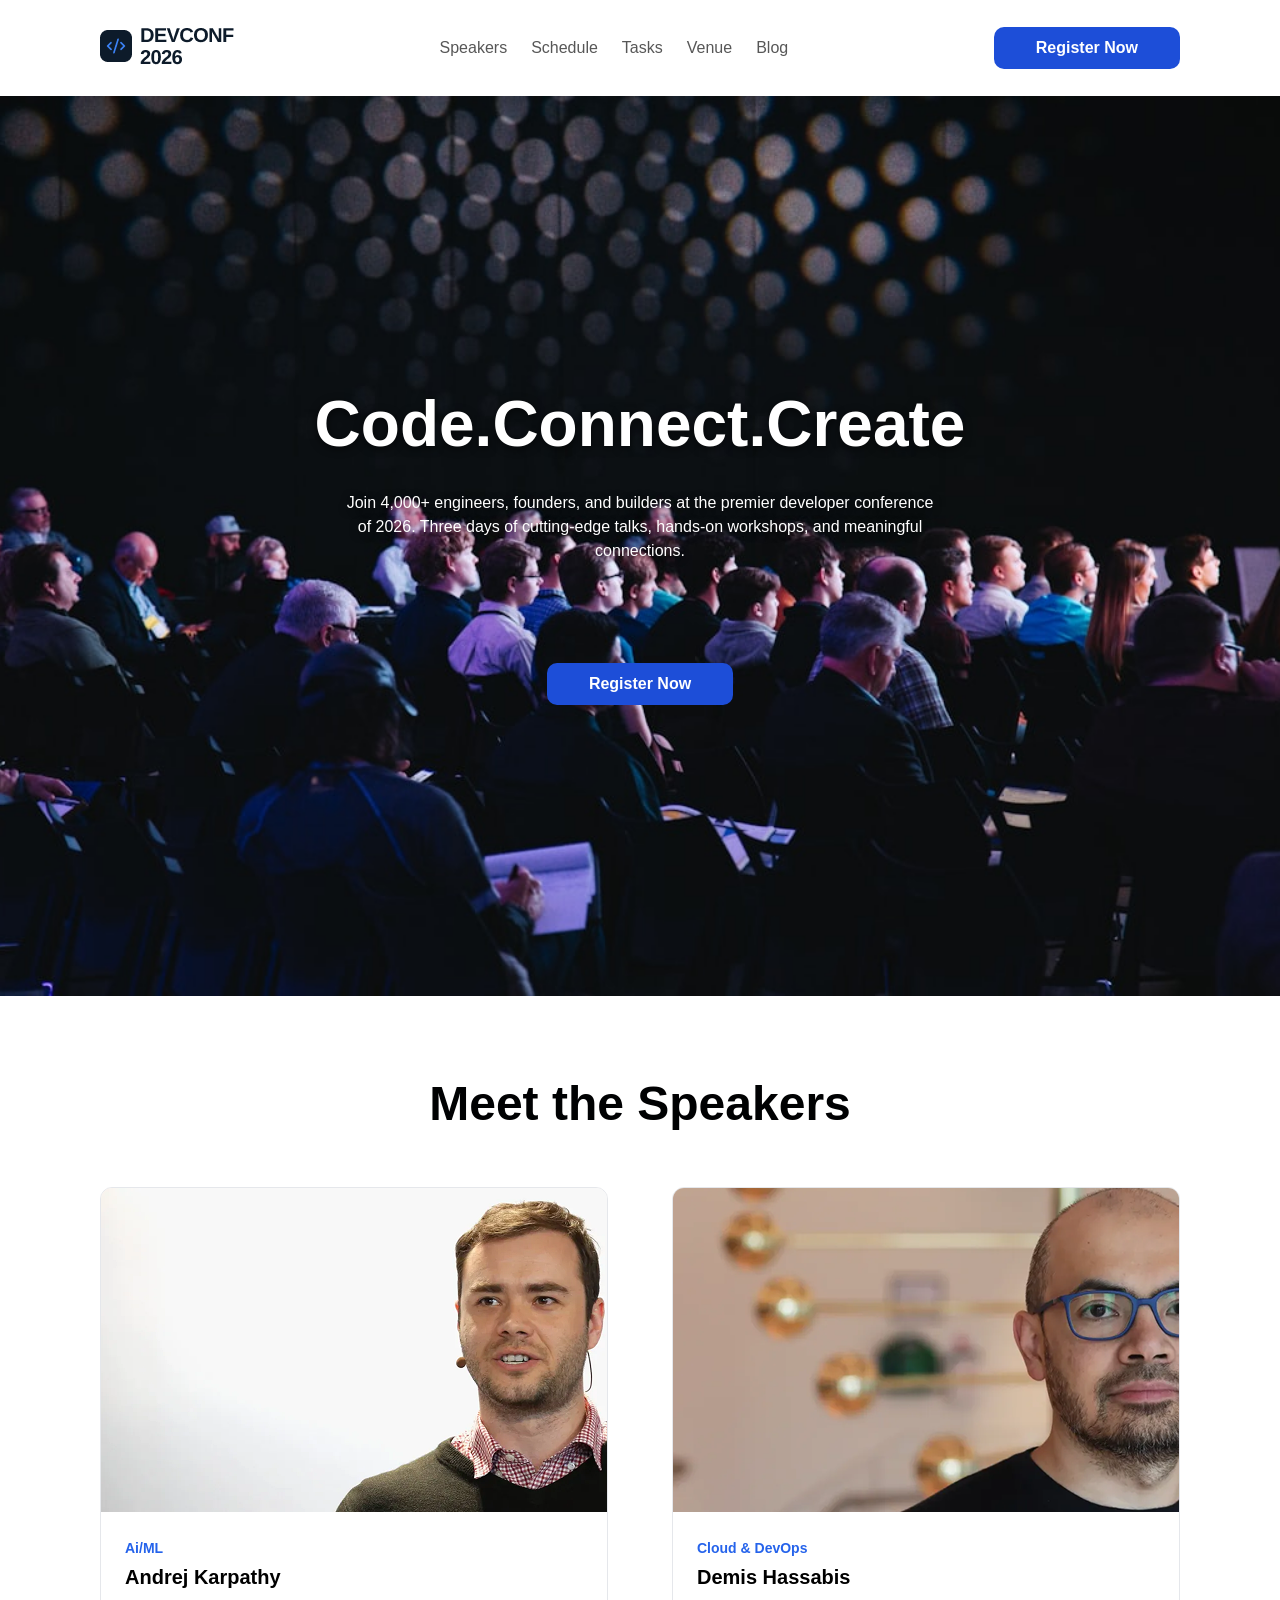
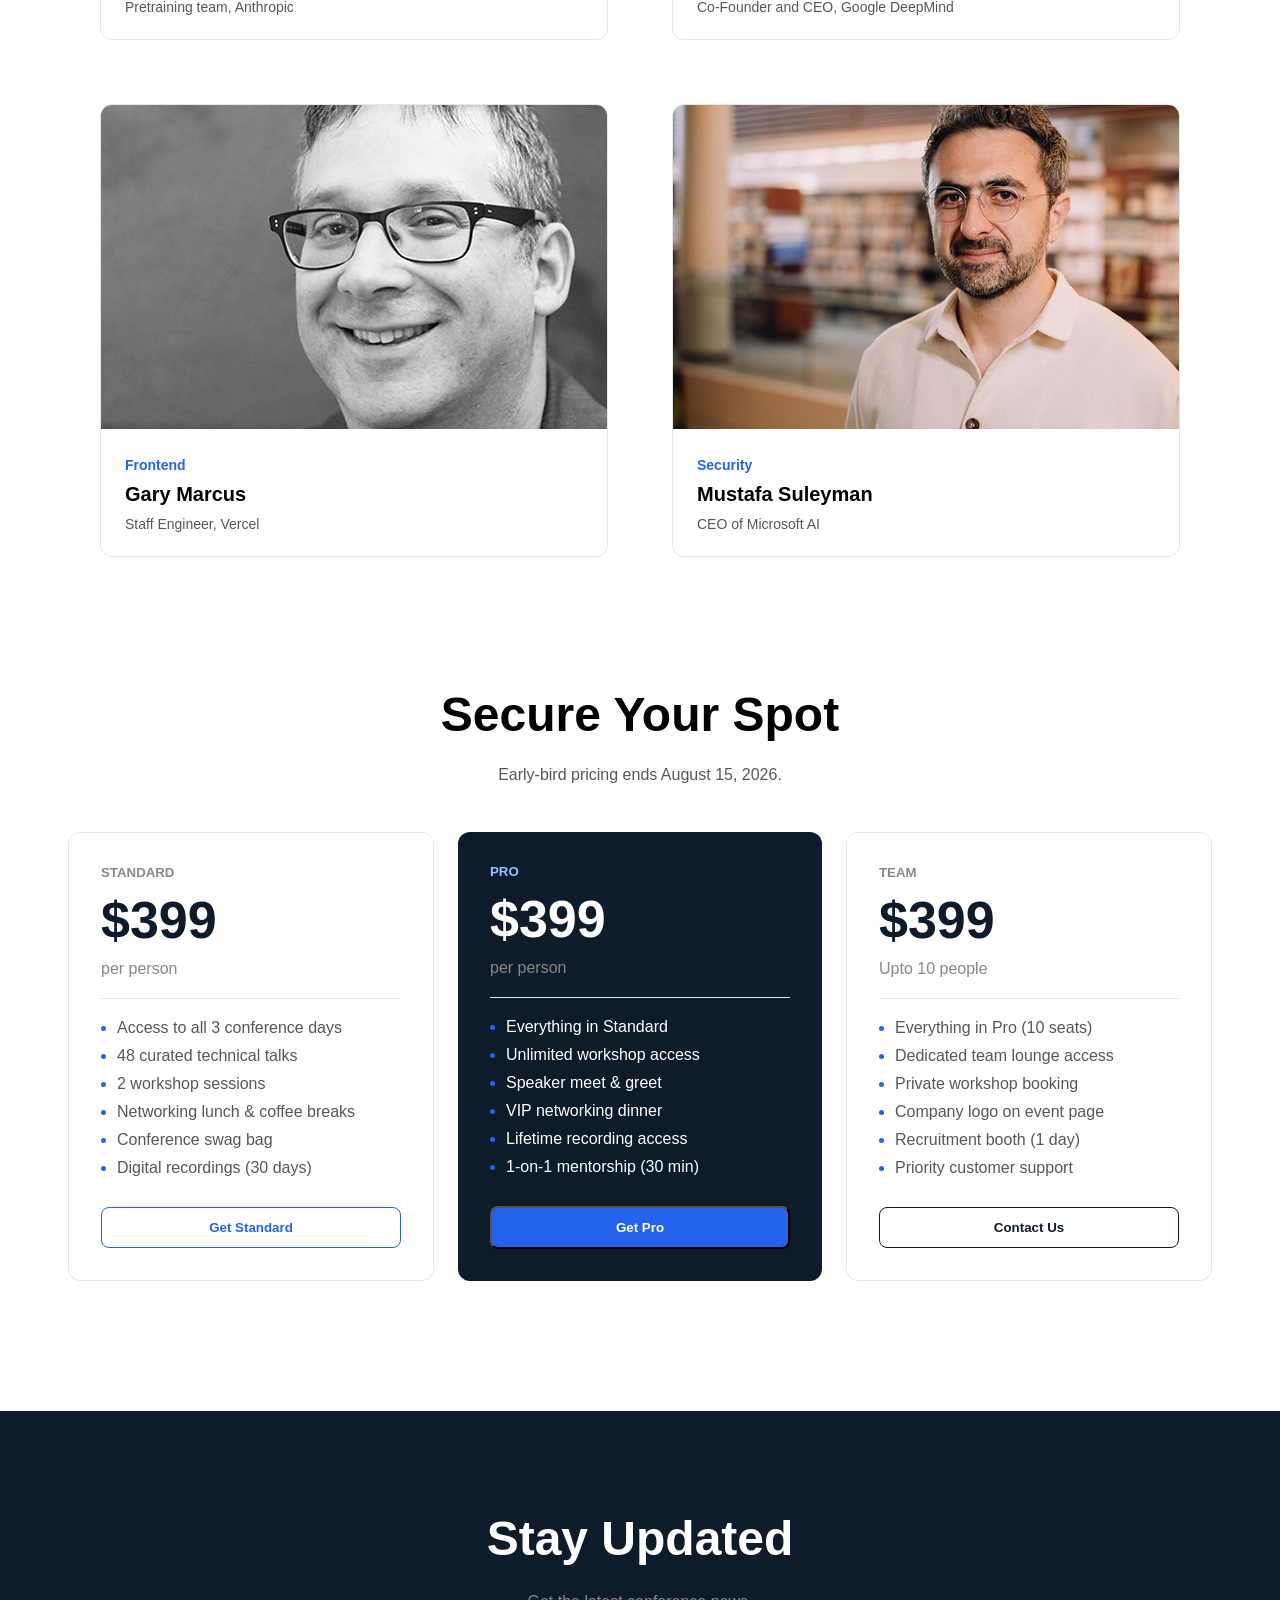
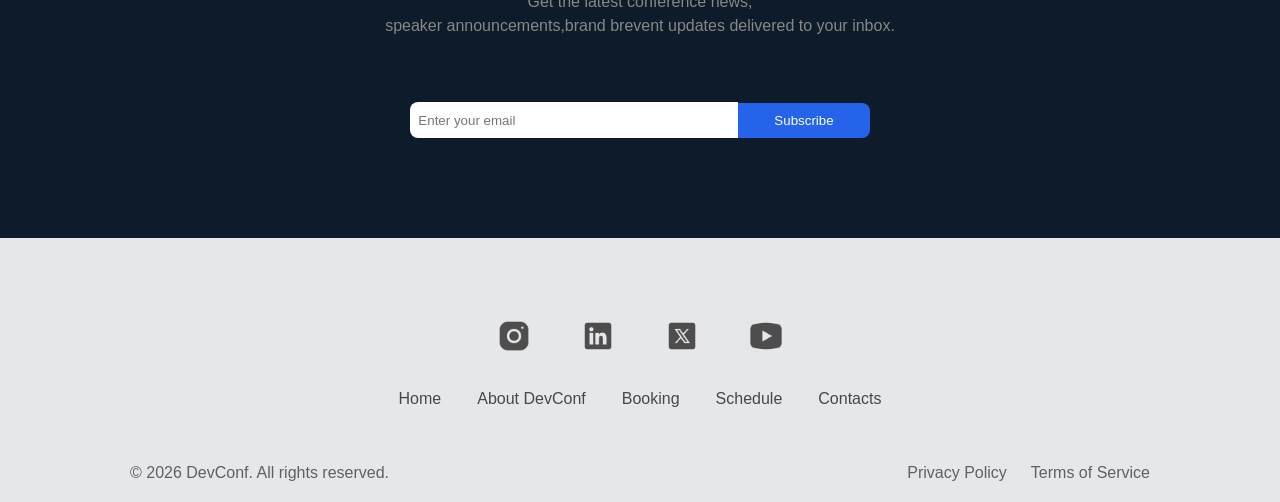
<file: index.html>
<!DOCTYPE html>
<html lang="en">
<head>
    <meta charset="UTF-8">
    <meta name="viewport" content="width=device-width, initial-scale=1.0">
    <title>First assignment</title>
    <link rel="stylesheet" href="./style.css">
</head>
<body>
    <nav>
        <div>
            <img src="assets/logo.png" alt="">
       </div>
       <div>
        <ul class="nav-link-wrap">
            <li><a href="" class="navlink">Speakers</a></li>
            <li><a href="" class="navlink">Schedule</a></li>
            <li><a href="" class="navlink">Tasks</a></li>
            <li><a href="" class="navlink">Venue</a></li>
            <li><a href="" class="navlink">Blog</a></li>
        </ul>
       </div>
       <div>
        <button class="primary-btn">Register Now</button>
       </div>
   </nav>
   <main>
<section class="hero-sec">
<div class="hero-main-wrap">
     <div class="hero-text-wrap">
        <h1 class="hero-heading">Code.Connect.Create</h1>
        <p class="hero-text">Join 4,000+ engineers, founders, and builders at the premier developer conference of 2026. Three days of cutting-edge talks, hands-on workshops, and meaningful connections.</p>
     </div>
     <div class="hero-btn-wrap"><button class="primary-btn">Register Now</button></div>
</div>
</section>
<section class="card-sec">
    <div>
        <h1 class="cmn-heading">Meet the Speakers</h1>
    </div>
    <div class="card-wrap">
        <div class="card">
            <div>
                <img src="assets/andrej.png" alt="Andrej Karpathy">
            </div>
            <div class="card-data">
                <h5 class="top-name">Ai/ML</h5>
                <h4 class="name">Andrej Karpathy</h4>
                <p class="btm-name">Pretraining team, Anthropic</p>
            </div>
        </div>
        <div class="card">
            <div>
                <img src="assets/demis.png" alt="Demis">
            </div>
            <div class="card-data">
                <h5 class="top-name">Cloud & DevOps</h5>
                <h4 class="name">Demis Hassabis</h4>
                <p class="btm-name">Co-Founder and CEO, Google DeepMind</p>
            </div>
        </div>
        <div class="card">
            <div>
                <img src="assets/gary.png" alt="Gary">
            </div>
            <div class="card-data">
                <h5 class="top-name">Frontend</h5>
                <h4 class="name">Gary Marcus</h4>
                <p class="btm-name">Staff Engineer, Vercel</p>
            </div>
        </div>
        <div class="card">
            <div>
                <img src="assets/mustafa.png" alt="Mustafa">
            </div>
            <div class="card-data">
                <h5 class="top-name">Security</h5>
                <h4 class="name">Mustafa Suleyman</h4>
                <p class="btm-name">CEO of Microsoft AI</p>
            </div>
        </div>
    </div>
</section>
<section class="pricing-sec">
<div class="pricing-h-t-wrap">
<h2 class="cmn-heading">Secure Your Spot</h2>
<p class="text-c-1">Early-bird pricing ends August 15, 2026.</p>
</div>
<div class="prc-card-wrap">
<div class="prc-card-reg">
    <div class="prc-wrap">
        <h5 class="card-type">Standard</h5>
        <h1 class="price">$399</h1>
        <p class="prc-btm-p">per person</p>
    </div>
    <div class="list-main-wrap"><ul>
        <li class="prc-list-item">Access to all 3 conference days</li>
        <li class="prc-list-item">48 curated technical talks</li>
        <li class="prc-list-item">2 workshop sessions</li>
        <li class="prc-list-item">Networking lunch & coffee breaks</li>
        <li class="prc-list-item">Conference swag bag</li>
        <li class="prc-list-item">Digital recordings (30 days)</li>
    </ul></div>
    <div prc-btn-wrap><button class="secondary-btn">Get Standard</button></div>
</div>
<div class="prc-card-special">
    <div class="prc-wrap">
        <h5 class="card-type-special">Pro</h5>
        <h1 class="price-special">$399</h1>
        <p class="prc-btm-p">per person</p>
    </div>
    <div class="list-main-wrap"><ul>
        <li class="prc-list-item-2">Everything in Standard</li>
        <li class="prc-list-item-2">Unlimited workshop access</li>
        <li class="prc-list-item-2">Speaker meet & greet</li>
        <li class="prc-list-item-2">VIP networking dinner</li>
        <li class="prc-list-item-2">Lifetime recording access</li>
        <li class="prc-list-item-2">1-on-1 mentorship (30 min)</li>
    </ul></div>
    <div prc-btn-wrap><button class="secondary-btn-3">Get Pro</button></div>
</div>
<div class="prc-card-reg">
    <div class="prc-wrap">
        <h5 class="card-type">Team</h5>
        <h1 class="price">$399</h1>
        <p class="prc-btm-p">Upto 10 people</p>
    </div>
    <div class="list-main-wrap"><ul>
        <li class="prc-list-item">Everything in Pro (10 seats)</li>
        <li class="prc-list-item">Dedicated team lounge access</li>
        <li class="prc-list-item">Private workshop booking</li>
        <li class="prc-list-item">Company logo on event page</li>
        <li class="prc-list-item">Recruitment booth (1 day)</li>
        <li class="prc-list-item">Priority customer support</li>
    </ul></div>
    <div prc-btn-wrap><button class="secondary-btn-two">Contact Us</button></div>
</div>
</div>
</section>
<section class="last-sec">
<div class="last-sec-t-wrap">
<h1 class="last-sec-h1">Stay Updated</h1>
<p class="last-sec-txt">Get the latest conference news,<br> speaker announcements,brand brevent updates delivered to your inbox.</p>
</div>
<div class="form-wrap">
<form action="subscribe" class="form">
<input type="email" placeholder="Enter your email" class="field">
<button class="sub-btn">Subscribe</button>
</form>
</div>
</section>
<footer class="footer">
    <div class="social-wrap">
    <img src="assets/icons8-instagram-100.png" alt="instagram link" class="icons">
    <img src="assets/icons8-linkedin-100.png" alt="instagram link" class="icons">
    <img src="assets/icons8-x-100.png" alt="instagram link" class="icons">
    <img src="assets/icons8-youtube-100.png" alt="instagram link" class="icons">
</div>
<div class="footer-links-wrap">
<p class="footer-link">Home</p>
<p class="footer-link">About DevConf</p>
<p class="footer-link">Booking</p>
<p class="footer-link">Schedule</p>
<p class="footer-link">Contacts</p>
</div>
<div class="btm-line">
    <div class="right-wrap">© 2026 DevConf. All rights reserved.</div>
    <div class="p-t-wrap">
        <p class="p-t-text">Privacy Policy</p>
        <p class="p-t-text">Terms of Service</p>
    </div>
</div>
</footer>
</main>
</body>
</html>
</file>
<file: style.css>
* {
    margin: 0;
    padding: 0;
    font-family: Arial, Helvetica, sans-serif;
}
body{
    background-color: white;
}
nav {
    display: flex;
    align-items: center;
    justify-content: space-between;
    padding: 24px 100px;
}
.nav-link-wrap {
    list-style: none;
    display: flex;
    gap: 24px;
}
.navlink {
    text-decoration: none;
    color: #575757;
}
li {
    color: #575757;
}
.primary-btn{
    background: #1D4ED8;
    color: white;
    padding: 12px 42px;
    border: none;
    border-radius: 10px;
    font-weight: 700;
    font-size: 16px;
}
.hero-sec {
    background-image: url("./assets/banner.jpg");
    background: linear-gradient(to bottom,
            rgba(0,0,0,.35),
            rgba(0,0,0,.60),
            rgba(0,0,0,.50))
            url("./assets/banner.jpg");
    background-size: cover;
    background-position: center;
    background-repeat: no-repeat;
    display: flex;
    align-items: center;
    justify-content: center;
    height: 100vh;
    width: 100%;
}
.hero-text {
color: white;
text-align: center;
line-height: 24px;
text-shadow: 0 2px 8px rgba(0,0,0,.6);
   }
   .hero-heading {
    color: white;
    text-align: center;
    font-size: 64px;
    text-shadow: 0 2px 8px rgba(0,0,0,.6)
   }
   .hero-text-wrap {
    display: flex;
    flex-direction: column;
    justify-content: center;
    align-items: center;
    gap: 30px;
   }
   .hero-main-wrap {
    width:  600px;
    display: flex;
    flex-direction: column;
    justify-content: center ;
    gap: 100px;
   }
   .hero-btn-wrap {
     display: flex;
     justify-content: center;
   }
   .cmn-heading {
    font-size: 48px;
    color: #000102;
   }
   .card-sec {
    display: flex;
    flex-direction: column;
    gap: 56px;
    justify-content: center;
    align-items: center;
    padding: 80px 100px 130px 100px;
   }
.card-wrap {
    display: grid;
    grid-template-columns: repeat(2,1fr);
    gap: 64px;
}
.card {
    border: solid 1px;
    border-color: #E5E7EB;
    border-radius: 12px;
    overflow: hidden;
}
.card-data {
    display: flex;
    flex-direction: column;
    padding: 24px;
    gap: 10px;
}
.btm-name {
    color: #575757;
    font-size: 14px;
}
.top-name {
    color: #2563EB;
    font-size: 14px;
}
.name {
    font-weight: bold;
    font-size: 20px;
}
.pricing-sec {
    display: flex;
    flex-direction: column;
    justify-content: center;
    align-items: center;
    padding: 0px 100px 130px 100px;
    gap: 48px;
}
.pricing-h-t-wrap {
    display: flex;
    flex-direction: column;
    align-items: center;
    gap: 24px;
}
.text-c-1 {
    color: #575757;
}
.prc-card-wrap {
    display: flex;
    flex-direction: row;
    gap: 24px;
}
.prc-card-reg {
    padding: 32px;
    border: solid 1px;
    border-color: #E5E7EB;
    border-radius: 12px;
    min-width: 300px;
}
.prc-wrap {
    display: flex;
    flex-direction: column;
    gap: 10px;
    padding-bottom: 20px;
    border-bottom:solid 1px;
    border-color: #E5E7EB;
}
.card-type {
    color: #888888;
    text-transform: uppercase;
}
.price {
    color: #0D1B2A;
    font-size: 52px;
}
.prc-btm-p {
    color: #888888;
}
.list-main-wrap{
    padding-top: 20px;
    padding-bottom: 20px;
    padding-left: 16px;
}
.prc-list-item { 
margin-bottom: 10px;
}
li::marker {
    color: #2563EB;
}
.pcr-btn-wrap {
    display: flex;
    flex-direction: column;
    align-items: center;
}
.secondary-btn {
background-color: white;
color: #2563EB;
padding: 12px 24px;
border: solid 1px;
border-radius: 8px;
border-color: #2563EB;
font-weight: bold;
display: inline;
width: 100%;
}
.secondary-btn-two {
    background-color: white;
    color:#0D1B2A;
    padding: 12px 24px;
    border: solid 1px;
    border-radius: 8px;
    border-color: #0D1B2A;
    font-weight: bold;
    display: inline;
    width: 100%;
}
.secondary-btn-3 {
    background-color: #2563EB;
    color: white;
    padding: 12px 24px;
    border-radius: 8px;
    font-weight: bold;
    display: inline;
    width: 100%;
}
.prc-list-item-2 {
    margin-bottom: 10px;
    color: white;
}
.prc-card-special {
    background-color: #0D1B2A;
    padding: 32px;
    border-radius: 12px;
    min-width: 300px;
}
.price-special {
    color: white;
    font-size: 52px;
}
.card-type-special {
    color: #93C5FD;
    text-transform: uppercase;
}
.last-sec {
    background-color: #0D1B2A;
    display: flex;
    flex-direction: column;
    align-items: center;
    justify-content: center;
    padding: 100px 130px;
    gap: 64px;
}
.last-sec-t-wrap {
    display: flex;
    flex-direction: column;
    gap: 24px;
}
.last-sec-h1 {
    text-align: center;
    color: white;
    font-size: 48px;
    font-weight: bold;
}
.last-sec-txt {
    text-align: center;
    font-size: 16px;
    color: #888888;
    line-height: 24px;
}
.form {
    display: flex;
    flex-direction: row;
    align-items: center;
    gap: 0;
    padding: 0;
    margin: 0;
}
.field {
    width: 320px;
    height: 36px;
    border: none;
    border-top-left-radius: 8px;
    border-bottom-left-radius: 8px;
    padding-left: 8px;
}
.sub-btn {
    background-color: #2563EB;
    border: none ;
    border-top-right-radius: 8px;
    border-bottom-right-radius: 8px;
    padding: 10px 36px;
    color: white;
}
.footer {
    display: flex;
    flex-direction: column;
    align-items: center;
    background-color: #E5E7EB;
    padding: 80px 130px 20px 130px;
    gap: 36px;
}
.social-wrap {
    display: flex;
    flex-direction: row;
    align-items: center;
    gap: 48px;
}
.icons {
    width: 36px;
}
.footer-links-wrap {
    display: flex;
    flex-direction: row;
    align-items: center;
    justify-content: center;
    gap: 36px;
}
.footer-link {
    color: #474747;
}
.btm-line {
    display: flex;
    flex-direction: row;
    align-items: center;
    justify-content: space-between;
    width: 100%;
    margin-top: 20px;
}
.p-t-wrap {
    display: flex;
    flex-direction: row;
    gap: 24px;
}
.right-wrap {
    color: #606060;
}
.p-t-text {
    color: #606060;
}
</file>
